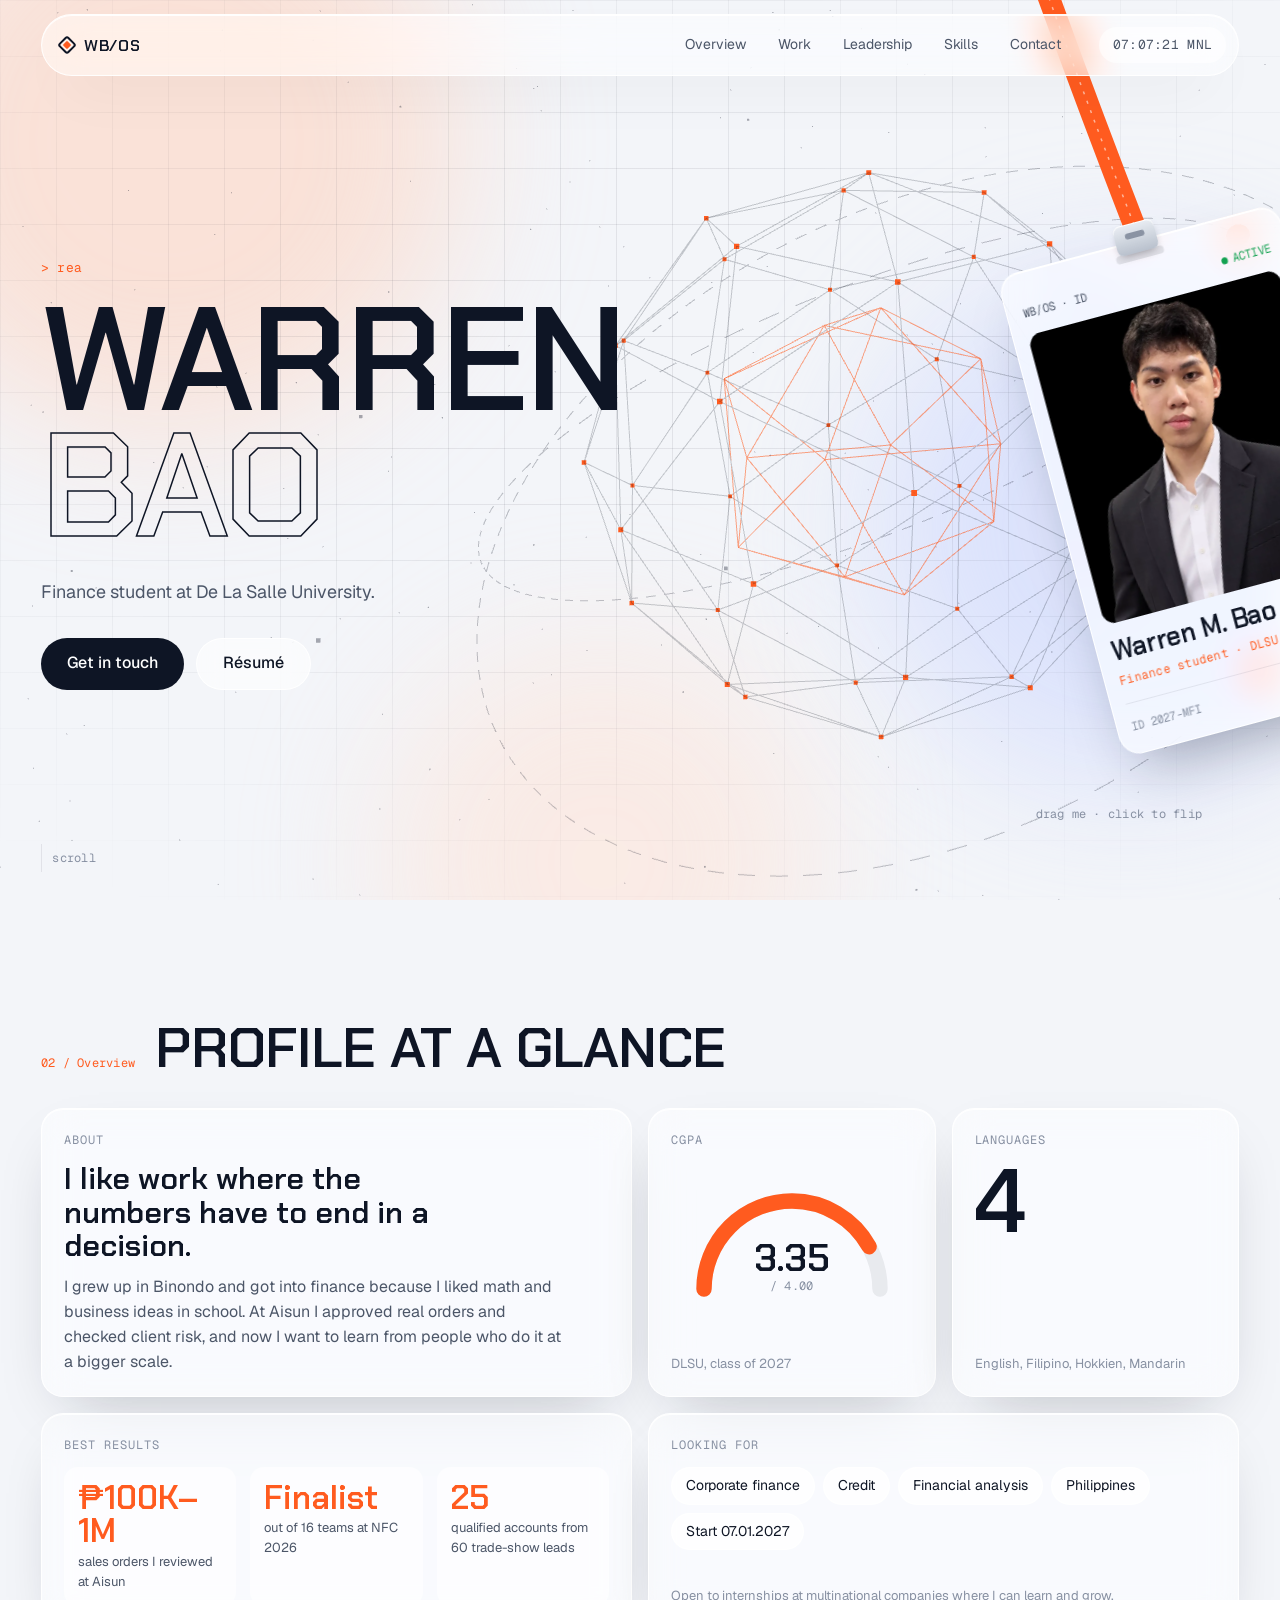
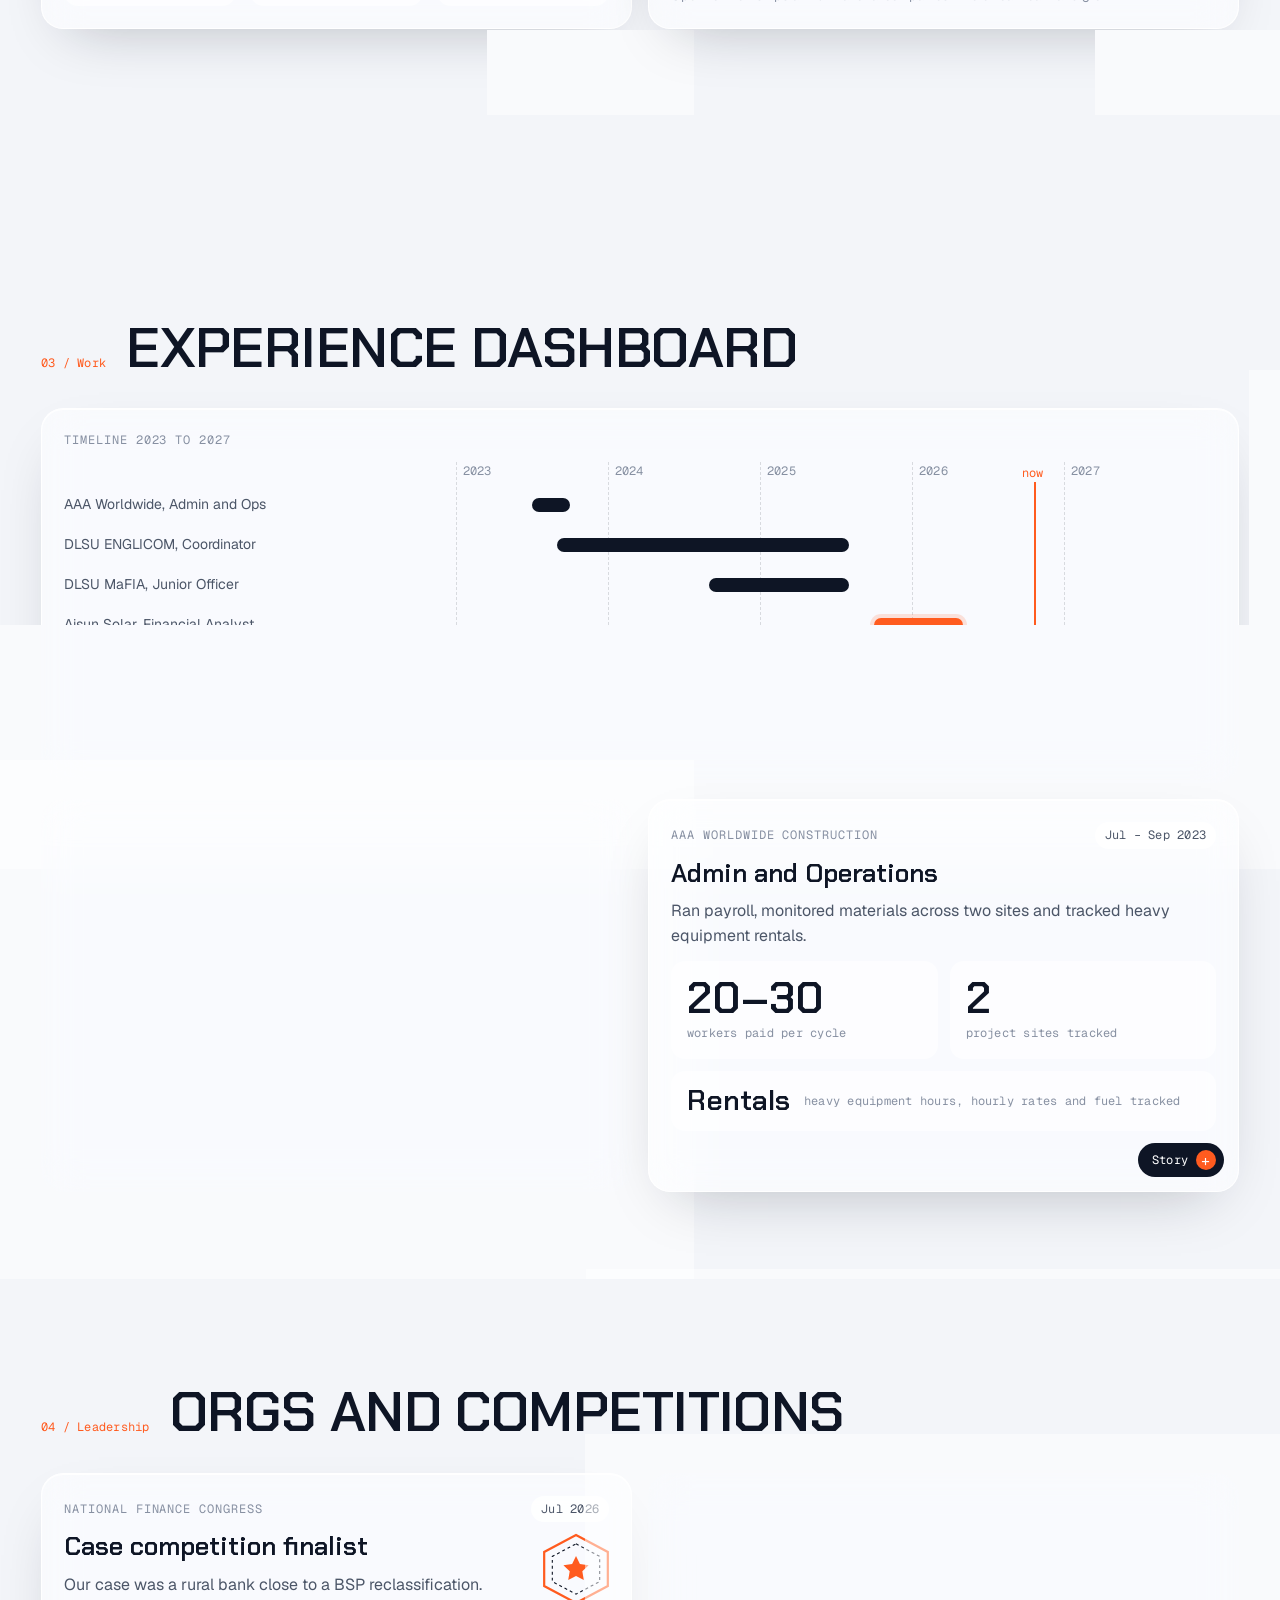
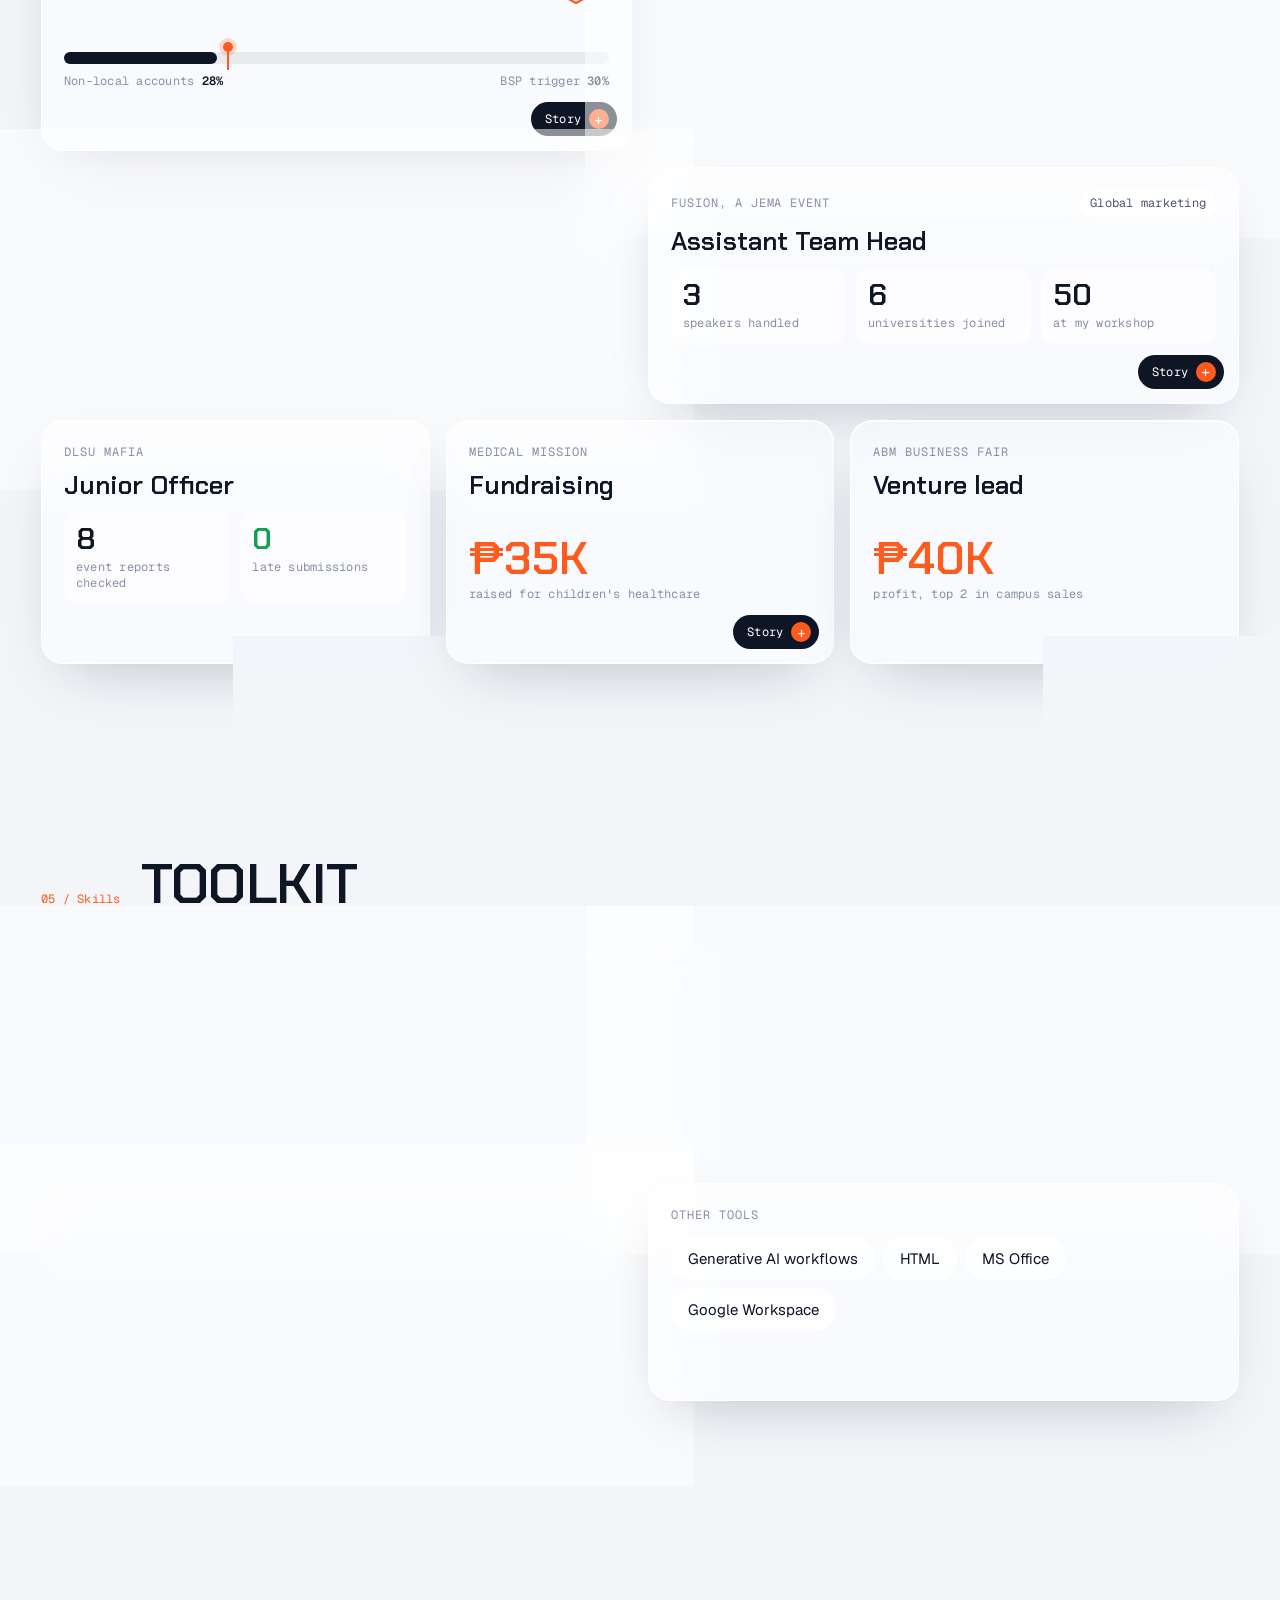
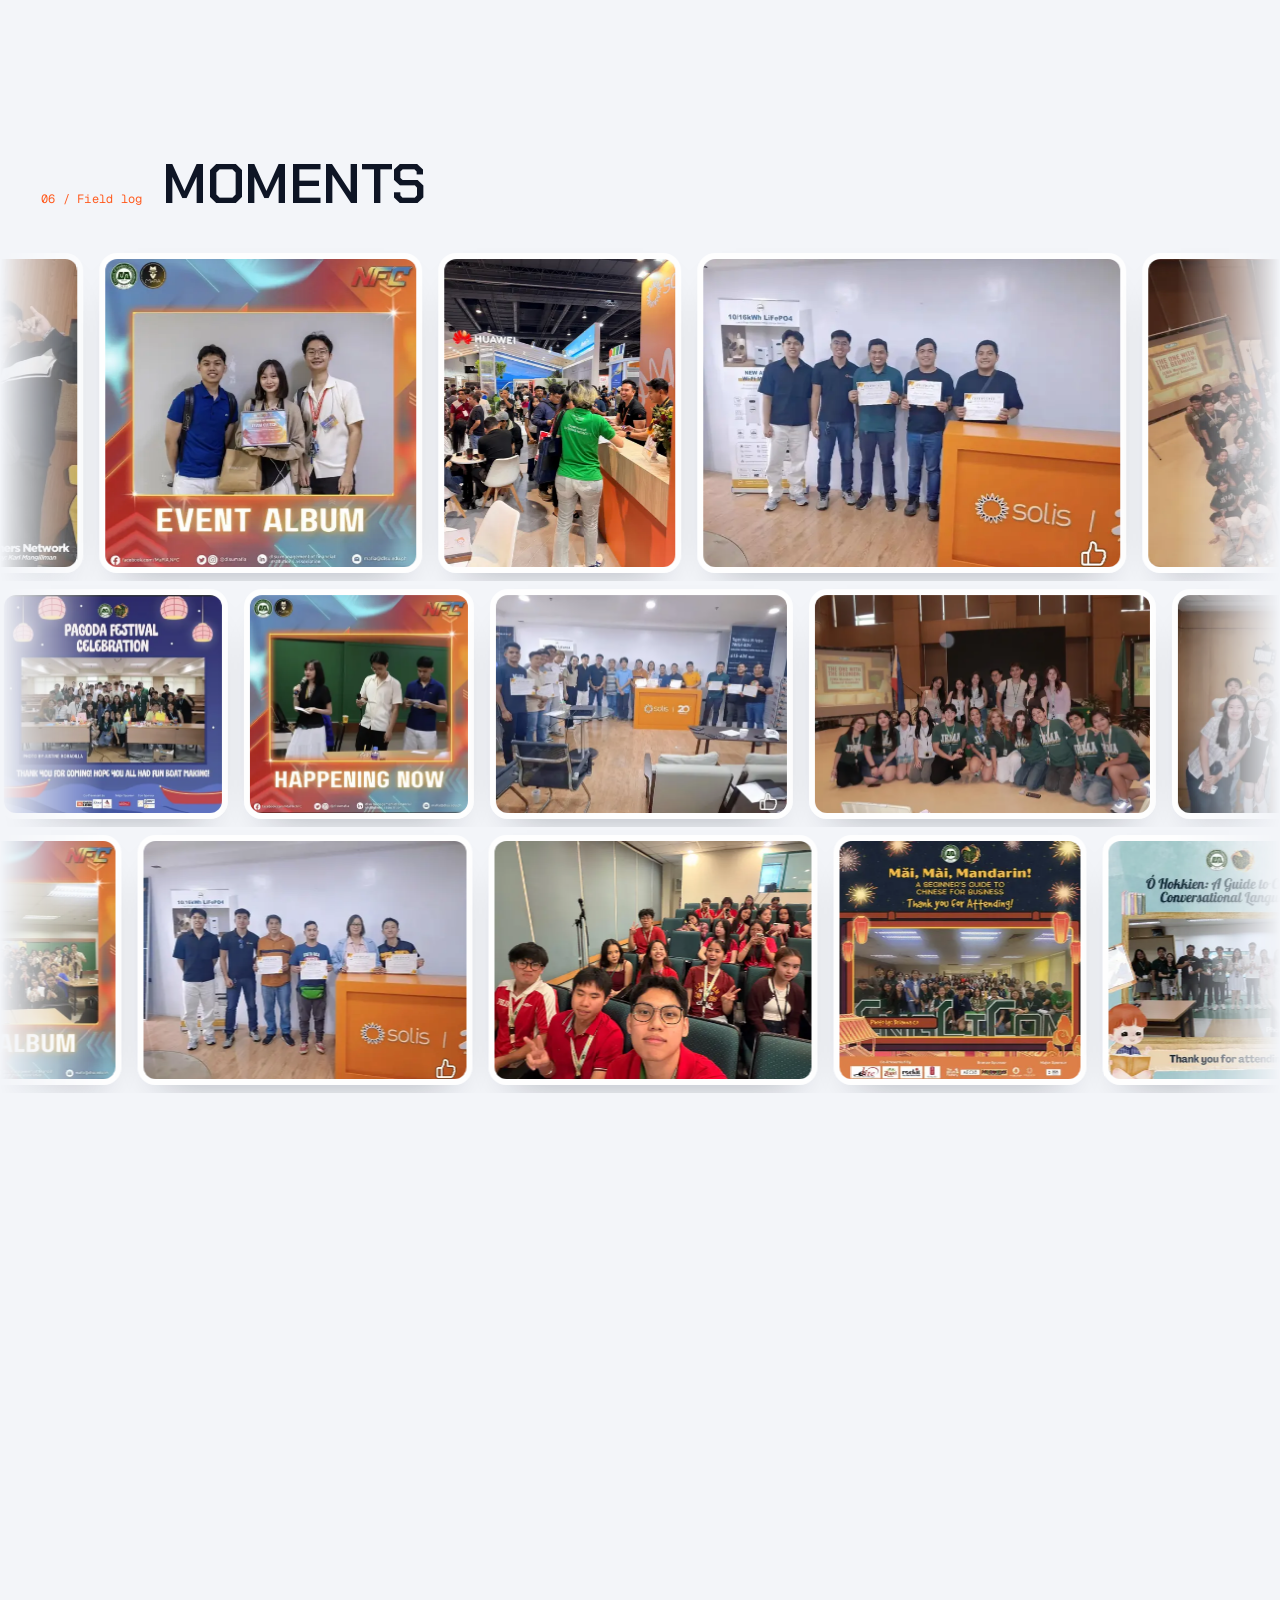
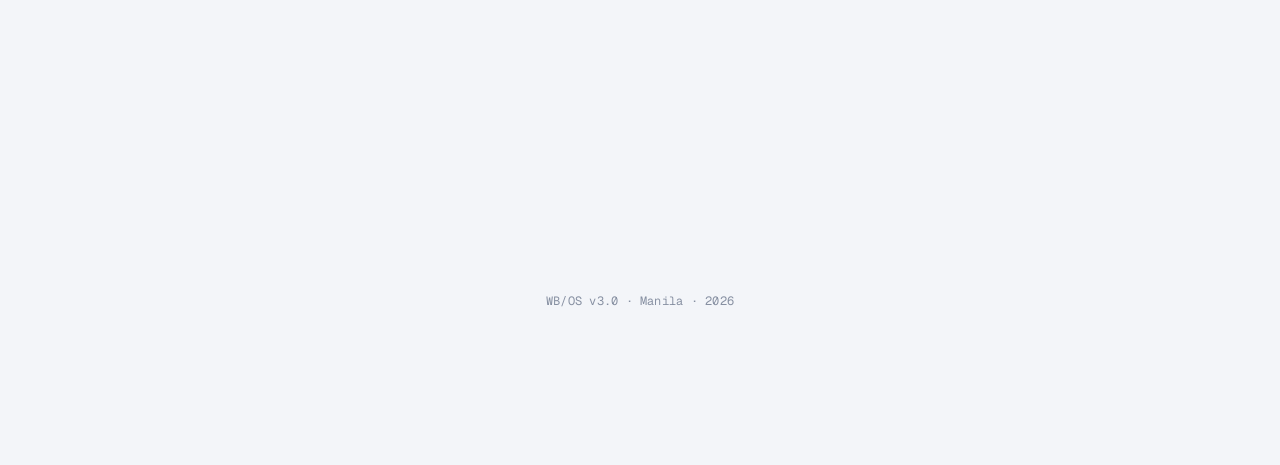
<file: index.html>
<!doctype html>
<html lang="en">
<head>
  <meta charset="utf-8">
  <meta name="viewport" content="width=device-width, initial-scale=1">
  <title>Warren Bao</title>
  <meta name="description" content="Finance student at De La Salle University. Approved sales orders at Aisun Solar, NFC 2026 finalist, AVP at DLSU JEMA. Available from 7 January 2027.">
  <meta name="theme-color" content="#f3f5f9">
  <meta property="og:type" content="website">
  <meta property="og:title" content="Warren Bao">
  <meta property="og:description" content="Finance student at De La Salle University. Approved sales orders at Aisun Solar, NFC 2026 finalist, AVP at DLSU JEMA. Available from 7 January 2027.">
  <meta property="og:url" content="https://warrenbaow-ctrl.github.io/warren-eportfolio/">
  <meta property="og:image" content="https://warrenbaow-ctrl.github.io/warren-eportfolio/images/og.png">
  <meta property="og:image:width" content="1200">
  <meta property="og:image:height" content="630">
  <meta name="twitter:card" content="summary_large_image">
  <link rel="icon" href="images/favicon.svg" type="image/svg+xml">
  <link rel="preload" href="fonts/chakrapetch-semibold.woff2" as="font" type="font/woff2" crossorigin>
  <link rel="stylesheet" href="css/site.css">
  <script>document.documentElement.classList.add('js')</script>
</head>
<body>
  <!-- Ambient layers: soft colour fields for the glass to refract, a fine grid, the 3D core -->
  <div class="ambient" aria-hidden="true"><i class="orb o1"></i><i class="orb o2"></i><i class="orb o3"></i></div>
  <div class="grid-bg" aria-hidden="true"></div>
  <canvas class="core" aria-hidden="true" data-core></canvas>
  <div class="cursor" aria-hidden="true" data-cursor></div>

  <header class="top glass">
    <a class="logo" href="#boot"><span class="logo-mark"></span>WB/OS</a>
    <nav aria-label="Sections">
      <a href="#overview">Overview</a>
      <a href="#work">Work</a>
      <a href="#lead">Leadership</a>
      <a href="#skills">Skills</a>
      <a href="#contact">Contact</a>
    </nav>
    <p class="clock mono" aria-label="Time in Manila"><span data-clock>--:--:--</span> MNL</p>
  </header>

  <ol class="rail" aria-hidden="true">
    <li data-rail="boot">01</li><li data-rail="overview">02</li><li data-rail="work">03</li><li data-rail="lead">04</li><li data-rail="skills">05</li><li data-rail="gallery">06</li><li data-rail="contact">07</li>
  </ol>

  <nav class="dock glass" aria-label="Sections">
    <a href="#boot" data-dock="boot"><svg viewBox="0 0 24 24" aria-hidden="true"><path d="M4 11l8-7 8 7v9h-5v-6H9v6H4z"/></svg><span>Home</span></a>
    <a href="#overview" data-dock="overview"><svg viewBox="0 0 24 24" aria-hidden="true"><rect x="4" y="4" width="7" height="7" rx="2"/><rect x="13" y="4" width="7" height="7" rx="2"/><rect x="4" y="13" width="7" height="7" rx="2"/><rect x="13" y="13" width="7" height="7" rx="2"/></svg><span>Profile</span></a>
    <a href="#work" data-dock="work"><svg viewBox="0 0 24 24" aria-hidden="true"><path d="M4 19h16M7 16V9M12 16V5M17 16v-4"/></svg><span>Work</span></a>
    <a href="#lead" data-dock="lead"><svg viewBox="0 0 24 24" aria-hidden="true"><path d="M12 3l2.6 5.4 5.9.8-4.3 4.1 1 5.8L12 16.4 6.8 19.1l1-5.8L3.5 9.2l5.9-.8z"/></svg><span>Lead</span></a>
    <a href="#contact" data-dock="contact"><svg viewBox="0 0 24 24" aria-hidden="true"><path d="M4 6h16v12H4z"/><path d="M4 7l8 6 8-6"/></svg><span>Contact</span></a>
  </nav>

  <main>
    <!-- 01 Boot -->
    <section class="screen hero" id="boot">
      <div class="hero-left">
        <p class="mono boot" data-boot>&gt; loading profile_</p>
        <h1 class="name" aria-label="Warren Bao"><span data-scramble>WARREN</span><span data-scramble>BAO</span></h1>
        <p class="lede">Finance student at De La Salle University.</p>
        <div class="cta-row">
          <a class="btn btn-solid magnetic" href="#contact"><span>Get in touch</span></a>
          <a class="btn btn-glass magnetic" href="Warren-Bao-Resume.pdf" target="_blank" rel="noopener"><span>Résumé</span></a>
        </div>
      </div>

      <!-- Hanging ID badge: drops in on load, swings, can be dragged and flipped -->
      <div class="lanyard" data-lanyard>
        <svg class="strap" aria-hidden="true"><path data-strap-path/><path class="strap-edge" data-strap-edge/></svg>
        <div class="badge" data-badge role="button" tabindex="0" aria-label="ID badge for Warren Bao. Press to flip.">
          <span class="clip" aria-hidden="true"><i></i></span>
          <div class="badge-flip">
            <div class="face front">
              <div class="b-top mono"><span>WB/OS · ID</span><span class="live"><i></i>ACTIVE</span></div>
              <div class="b-photo"><img src="images/portrait.webp" width="900" height="1124" alt="Portrait of Warren Bao"><span class="scan"></span></div>
              <p class="b-name">Warren M. Bao</p>
              <p class="b-role mono">Finance student · DLSU</p>
              <div class="b-foot mono"><span>ID 2027-MFI</span><span class="bars-code" aria-hidden="true"></span></div>
            </div>
            <div class="face back">
              <div class="b-top mono"><span>CREDENTIALS</span><span>02</span></div>
              <dl class="b-data mono">
                <div><dt>Degree</dt><dd>BS Mgmt. of Financial Inst.</dd></div>
                <div><dt>School</dt><dd>De La Salle University</dd></div>
                <div><dt>Class</dt><dd>2027</dd></div>
                <div><dt>Base</dt><dd>Binondo, Manila</dd></div>
                <div><dt>Langs</dt><dd>EN · FIL · HOK · ZH</dd></div>
                <div><dt>Status</dt><dd class="ok">Available 07.01.2027</dd></div>
              </dl>
              <div class="b-qr" aria-hidden="true" data-qr></div>
            </div>
          </div>
        </div>
        <p class="badge-hint mono" aria-hidden="true">drag me · click to flip</p>
      </div>
      <p class="scroll-cue mono" aria-hidden="true"><span></span>scroll</p>
    </section>

    <!-- 02 Overview -->
    <section class="screen" id="overview">
      <header class="sec-head"><p class="mono tag">02 / Overview</p><h2 data-scramble-h>Profile at a glance</h2></header>
      <div class="dash dash-overview">
        <article class="panel glass tilt span-2 about">
          <p class="p-label mono">About</p>
          <p class="about-line">I like work where the numbers have to end in a decision.</p>
          <p class="p-body">I grew up in Binondo and got into finance because I liked math and business ideas in school. At Aisun I approved real orders and checked client risk, and now I want to learn from people who do it at a bigger scale.</p>
        </article>
        <article class="panel glass tilt gpa">
          <p class="p-label mono">CGPA</p>
          <div class="gauge-wrap">
            <svg class="gauge" viewBox="0 0 200 120" aria-hidden="true">
              <path class="g-track" d="M20 110 A80 80 0 0 1 180 110"/>
              <path class="g-fill" d="M20 110 A80 80 0 0 1 180 110" pathLength="100" data-gauge="83.75"/>
            </svg>
            <div class="gauge-num"><b data-count="3.35" data-dec="2">3.35</b><span class="mono">/ 4.00</span></div>
          </div>
          <p class="p-foot">DLSU, class of 2027</p>
        </article>
        <article class="panel glass tilt">
          <p class="p-label mono">Languages</p>
          <p class="kpi"><b data-count="4">4</b></p>
          <p class="p-foot">English, Filipino, Hokkien, Mandarin</p>
        </article>
        <article class="panel glass tilt span-2">
          <p class="p-label mono">Best results</p>
          <ul class="mini-stats">
            <li><b>₱100K–1M</b><span>sales orders I reviewed at Aisun</span></li>
            <li><b>Finalist</b><span>out of 16 teams at NFC 2026</span></li>
            <li><b data-count="25">25</b><span>qualified accounts from 60 trade-show leads</span></li>
          </ul>
        </article>
        <article class="panel glass tilt span-2">
          <p class="p-label mono">Looking for</p>
          <ul class="chips">
            <li>Corporate finance</li><li>Credit</li><li>Financial analysis</li><li>Philippines</li><li>Start 07.01.2027</li>
          </ul>
          <p class="p-foot">Open to internships at multinational companies where I can learn and grow.</p>
        </article>
      </div>
    </section>

    <!-- 03 Work -->
    <section class="screen" id="work">
      <header class="sec-head"><p class="mono tag">03 / Work</p><h2 data-scramble-h>Experience dashboard</h2></header>
      <div class="dash dash-work">
        <article class="panel glass span-4 gantt-panel">
          <p class="p-label mono">Timeline 2023 to 2027</p>
          <div class="gantt" data-gantt>
            <div class="g-axis mono"><span style="--s:0">2023</span><span style="--s:20">2024</span><span style="--s:40">2025</span><span style="--s:60">2026</span><span style="--s:80">2027</span></div>
            <div class="g-row"><span class="g-name">AAA Worldwide, Admin and Ops</span><span class="g-bar" style="--s:10;--e:15"></span></div>
            <div class="g-row"><span class="g-name">DLSU ENGLICOM, Coordinator</span><span class="g-bar" style="--s:13.3;--e:51.7"></span></div>
            <div class="g-row"><span class="g-name">DLSU MaFIA, Junior Officer</span><span class="g-bar" style="--s:33.3;--e:51.7"></span></div>
            <div class="g-row"><span class="g-name">Aisun Solar, Financial Analyst</span><span class="g-bar hot" style="--s:55;--e:66.7"></span></div>
            <div class="g-row"><span class="g-name">DLSU JEMA, Elite then AVP</span><span class="g-bar" style="--s:53.3;--e:73.3"></span><span class="g-bar hot g-bar-2" style="--s:73.3;--e:76"></span></div>
            <div class="g-row"><span class="g-name">NFC case competition</span><span class="g-dot" style="--s:70"></span></div>
            <div class="g-row"><span class="g-name">DLSU, BS MFI</span><span class="g-bar soft" style="--s:13.3;--e:91.7"></span></div>
            <span class="g-now" style="--s:76"><em class="mono">now</em></span>
          </div>
        </article>

        <article class="panel glass tilt span-2 has-story">
          <div class="p-top"><p class="p-label mono">Aisun Solar Trading Inc.</p><p class="pill mono">Oct 2025 – May 2026</p></div>
          <h3>Financial Analyst</h3>
          <p class="p-body">I reviewed every sales order before release and decided what happened to the big ones.</p>
          <div class="flow mono" aria-label="Order review flow">
            <span class="f-in">Sales order<em>₱100K – ₱1M</em></span>
            <i aria-hidden="true"></i>
            <span class="f-out"><b class="ok">Approve</b><b class="hold">Hold for payment</b><b class="up">Refer to management</b></span>
          </div>
          <p class="p-foot mono">Also matched sales, collections and inventory records</p>
          <button type="button" class="story-btn mono" data-story aria-expanded="false"><span>Story</span><i aria-hidden="true">+</i></button>
          <div class="story" role="region" aria-label="Story"><p>I checked every sales order before it was released, looking at the pricing, margins and payment terms. Most orders were between ₱100,000 and ₱1,000,000. For the big ones I looked at the client's history first, then decided if I could approve it, hold it until payment came in, or pass it up to management. I also sourced 60 leads at trade conventions, and 25 of them became qualified accounts.</p></div>
        </article>

        <article class="panel glass tilt span-2 has-story">
          <div class="p-top"><p class="p-label mono">AAA Worldwide Construction</p><p class="pill mono">Jul – Sep 2023</p></div>
          <h3>Admin and Operations</h3>
          <p class="p-body">Ran payroll, monitored materials across two sites and tracked heavy equipment rentals.</p>
          <div class="twin">
            <div><b data-count="30" data-prefix="20–">20–30</b><span class="mono">workers paid per cycle</span></div>
            <div><b data-count="2">2</b><span class="mono">project sites tracked</span></div>
            <div class="wide"><b class="txt">Rentals</b><span class="mono">heavy equipment hours, hourly rates and fuel tracked</span></div>
          </div>
          <button type="button" class="story-btn mono" data-story aria-expanded="false"><span>Story</span><i aria-hidden="true">+</i></button>
          <div class="story" role="region" aria-label="Story"><p>This was my first job, the summer before college. I computed and released payroll for 20 to 30 workers every cycle, monitored material costs and stock across two project sites, and tracked our heavy equipment rentals by logging the hours used, computing the hourly rates and keeping track of fuel.</p></div>
        </article>
      </div>
    </section>

    <!-- 04 Leadership -->
    <section class="screen" id="lead">
      <header class="sec-head"><p class="mono tag">04 / Leadership</p><h2 data-scramble-h>Orgs and competitions</h2></header>
      <div class="dash dash-lead">
        <article class="panel glass tilt c6 nfc has-story">
          <div class="p-top"><p class="p-label mono">National Finance Congress</p><p class="pill mono">Jul 2026</p></div>
          <div class="hexmark" aria-hidden="true"><svg viewBox="0 0 100 100"><polygon points="50,4 93,27 93,73 50,96 7,73 7,27"/><polygon class="in" points="50,16 82,33 82,67 50,84 18,67 18,33"/></svg><svg class="trophy" viewBox="0 0 24 24"><path d="M12 2.8l2.75 5.6 6.15.9-4.45 4.33 1.05 6.12L12 16.87l-5.5 2.88 1.05-6.12L3.1 9.3l6.15-.9z"/></svg></div>
          <h3>Case competition finalist</h3>
          <p class="p-body">Our case was a rural bank close to a BSP reclassification.</p>
          <div class="case-meter" aria-label="Non-local accounts at 28 percent, reclassification at 30 percent">
            <div class="cm-bar"><i style="--w:28"></i><b style="--w:30"></b></div>
            <div class="cm-legend mono"><span>Non-local accounts <strong>28%</strong></span><span>BSP trigger <strong>30%</strong></span></div>
          </div>
          <button type="button" class="story-btn mono" data-story aria-expanded="false"><span>Story</span><i aria-hidden="true">+</i></button>
          <div class="story" role="region" aria-label="Story"><p>The bank had 28% non-local accounts, only 2 points away from a BSP reclassification that would raise its capital requirement 8 times. We recommended getting more local clients to bring that share down so the bank can keep its current license. We reached the finals out of 16 teams and defended our answer in front of a panel of finance professionals.</p></div>
        </article>
        <article class="panel glass tilt c6 has-story">
          <div class="p-top"><p class="p-label mono">DLSU JEMA</p><p class="pill mono">Sep 2025 – now</p></div>
          <h3>AVP for Documentation</h3>
          <div class="steps mono"><span>JEMA Elite · 2025</span><i></i><span class="on">AVP · 2026</span></div>
          <div class="trio">
            <div><b>3</b><span class="mono">events run as Elite</span></div>
            <div><b>10</b><span class="mono">members on my team</span></div>
            <div><b>300</b><span class="mono">booth visitors</span></div>
          </div>
          <button type="button" class="story-btn mono" data-story aria-expanded="false"><span>Story</span><i aria-hidden="true">+</i></button>
          <div class="story" role="region" aria-label="Story"><p>I joined as JEMA Elite for Internal Relations in September 2025. I oversaw 3 events for 40+ attendees, led a 10-member team and ran a game booth that drew 300 participants. In September 2026 I was promoted to Assistant Vice President for Documentation, where I now review event reports and official records before they are submitted.</p></div>
        </article>
        <article class="panel glass tilt c6 has-story">
          <div class="p-top"><p class="p-label mono">DLSU ENGLICOM</p><p class="pill mono">Sep 2023 – Aug 2025</p></div>
          <h3>Committee Coordinator</h3>
          <div class="trio">
            <div><b data-count="12">12</b><span class="mono">events led</span></div>
            <div><b data-count="600" data-suffix="+">600+</b><span class="mono">total attendance</span></div>
            <div><b data-count="4">4</b><span class="mono">members trained</span></div>
          </div>
          <button type="button" class="story-btn mono" data-story aria-expanded="false"><span>Story</span><i aria-hidden="true">+</i></button>
          <div class="story" role="region" aria-label="Story"><p>I was a committee coordinator for socials and culturals for two years. I led 12 org events from planning to the day itself with over 600 people attending in total, ran booths at university-wide events and trained 4 new members who became the next officers.</p></div>
        </article>
        <article class="panel glass tilt c6 has-story">
          <div class="p-top"><p class="p-label mono">Fusion, a JEMA event</p><p class="pill mono">Global marketing</p></div>
          <h3>Assistant Team Head</h3>
          <div class="trio">
            <div><b data-count="3">3</b><span class="mono">speakers handled</span></div>
            <div><b data-count="6">6</b><span class="mono">universities joined</span></div>
            <div><b data-count="50">50</b><span class="mono">at my workshop</span></div>
          </div>
          <button type="button" class="story-btn mono" data-story aria-expanded="false"><span>Story</span><i aria-hidden="true">+</i></button>
          <div class="story" role="region" aria-label="Story"><p>I was assistant team head for networking and competitors. I coordinated our 3 guest speakers, set up networking sessions for delegates from 6 universities, and hosted a workshop on marketing basics for 50 attendees.</p></div>
        </article>
        <article class="panel glass tilt c4 has-story">
          <p class="p-label mono">DLSU MaFIA</p>
          <h3>Junior Officer</h3>
          <div class="duo">
            <div><b data-count="8">8</b><span class="mono">event reports checked</span></div>
            <div><b>0</b><span class="mono">late submissions</span></div>
          </div>
          <button type="button" class="story-btn mono" data-story aria-expanded="false"><span>Story</span><i aria-hidden="true">+</i></button>
          <div class="story" role="region" aria-label="Story"><p>I checked event financial reports against the actual expenses and receipts and fixed the errors before they were submitted. I also handled the paperwork and approvals for 6 events, and none of them were late.</p></div>
        </article>
        <article class="panel glass tilt c4 has-story">
          <p class="p-label mono">Medical Mission</p>
          <h3>Fundraising</h3>
          <p class="delta up"><b data-count="35" data-prefix="₱" data-suffix="K">₱35K</b><span class="mono">raised for children's healthcare</span></p>
          <button type="button" class="story-btn mono" data-story aria-expanded="false"><span>Story</span><i aria-hidden="true">+</i></button>
          <div class="story" role="region" aria-label="Story"><p>We sold movie tickets to raise money for children's healthcare. I handled procurement and inventory, and I got the mascot service down from ₱4,000 to ₱3,000 so more money went to the program.</p></div>
        </article>
        <article class="panel glass tilt c4 has-story">
          <p class="p-label mono">ABM Business Fair</p>
          <h3>Venture lead</h3>
          <p class="delta up"><b data-count="40" data-prefix="₱" data-suffix="K">₱40K</b><span class="mono">profit, top 2 in campus sales</span></p>
          <button type="button" class="story-btn mono" data-story aria-expanded="false"><span>Story</span><i aria-hidden="true">+</i></button>
          <div class="story" role="region" aria-label="Story"><p>In senior high our group ran a stall at the business fair. I was in charge of getting customers to our booth, and we finished top 2 in campus sales.</p></div>
        </article>
      </div>
    </section>

    <!-- 05 Skills -->
    <section class="screen" id="skills">
      <header class="sec-head"><p class="mono tag">05 / Skills</p><h2 data-scramble-h>Toolkit</h2></header>
      <div class="dash dash-skills">
        <article class="panel glass tilt span-2">
          <p class="p-label mono">Core skills</p>
          <ul class="chips big key"><li>Credit and transaction review</li><li>Financial analysis</li><li>Reconciliation</li><li>Excel and Google Sheets</li><li>R Studio</li></ul>
        </article>
        <article class="panel glass tilt span-2">
          <p class="p-label mono">Coursework</p>
          <ul class="chips big"><li>Capital Markets</li><li>Investment and Portfolio Management</li><li>Risk Management and Derivatives</li><li>Financial Statement Analysis</li><li>Financial Management</li><li>Taxation</li></ul>
        </article>
        <article class="panel glass tilt span-2">
          <p class="p-label mono">Languages</p>
          <div class="lang">
            <div><span>English</span><i style="--w:100"></i><em class="mono">Fluent</em></div>
            <div><span>Filipino</span><i style="--w:100"></i><em class="mono">Fluent</em></div>
            <div><span>Hokkien</span><i style="--w:100"></i><em class="mono">Fluent</em></div>
            <div><span>Mandarin</span><i style="--w:60"></i><em class="mono">Intermediate</em></div>
          </div>
        </article>
        <article class="panel glass tilt span-2">
          <p class="p-label mono">Other tools</p>
          <ul class="chips big"><li>Generative AI workflows</li><li>HTML</li><li>MS Office</li><li>Google Workspace</li></ul>
        </article>
      </div>
    </section>

    <!-- 06 Gallery: pictures slide side to side -->
    <section class="screen gallery" id="gallery" aria-label="Photos">
      <header class="sec-head"><p class="mono tag">06 / Field log</p><h2 data-scramble-h>Moments</h2></header>
      <div class="reel" data-reel>
        <div class="track">
          <img src="images/moments/m000.webp" alt="JEMA Fusion team" width="850" height="560" loading="lazy" decoding="async">
          <img src="images/moments/m001.webp" alt="NFC finalists" width="566" height="560" loading="lazy" decoding="async">
          <img src="images/moments/m013.webp" alt="Aisun Solar expo booth" width="420" height="560" loading="lazy" decoding="async">
          <img src="images/moments/m009.webp" alt="Aisun team with Solis certificates" width="758" height="560" loading="lazy" decoding="async">
          <img src="images/moments/m014.webp" alt="JEMA general assembly" width="857" height="560" loading="lazy" decoding="async">
          <img src="images/moments/m021.webp" alt="ENGLICOM members" width="995" height="560" loading="lazy" decoding="async">
          <img src="images/moments/m004.webp" alt="Medical Mission 2024" width="566" height="560" loading="lazy" decoding="async">
          <img src="images/moments/m008.webp" alt="Aisun booth with clients" width="420" height="560" loading="lazy" decoding="async">
          <img src="images/moments/m005.webp" alt="ABM Business Fair stall" width="459" height="560" loading="lazy" decoding="async">
        </div>
      </div>
      <div class="reel reverse" data-reel>
        <div class="track">
          <img src="images/moments/m003.webp" alt="NFC finals presentation" width="439" height="440" loading="lazy" decoding="async">
          <img src="images/moments/m012.webp" alt="Aisun at a Solis event" width="589" height="440" loading="lazy" decoding="async">
          <img src="images/moments/m015.webp" alt="JEMA members" width="675" height="440" loading="lazy" decoding="async">
          <img src="images/moments/m017.webp" alt="JEMA event" width="665" height="440" loading="lazy" decoding="async">
          <img src="images/moments/m022.webp" alt="ENGLICOM at the org fair" width="783" height="440" loading="lazy" decoding="async">
          <img src="images/moments/m029.webp" alt="Friends at DLSU" width="330" height="440" loading="lazy" decoding="async">
          <img src="images/moments/m006.webp" alt="ABM Business Fair team" width="355" height="440" loading="lazy" decoding="async">
          <img src="images/moments/m024.webp" alt="ENGLICOM Pagoda Festival" width="441" height="440" loading="lazy" decoding="async">
        </div>
      </div>
      <div class="reel slow" data-reel>
        <div class="track">
          <img src="images/moments/m002.webp" alt="NFC event crowd" width="444" height="440" loading="lazy" decoding="async">
          <img src="images/moments/m010.webp" alt="Aisun team at Solis training" width="596" height="440" loading="lazy" decoding="async">
          <img src="images/moments/m020.webp" alt="Event audience" width="586" height="440" loading="lazy" decoding="async">
          <img src="images/moments/m026.webp" alt="ENGLICOM Mandarin workshop" width="446" height="440" loading="lazy" decoding="async">
          <img src="images/moments/m028.webp" alt="ENGLICOM Hokkien workshop" width="447" height="440" loading="lazy" decoding="async">
          <img src="images/moments/m030.webp" alt="ENGLICOM photo booth" width="660" height="440" loading="lazy" decoding="async">
          <img src="images/moments/m007.webp" alt="Behind the camera at ABM" width="357" height="440" loading="lazy" decoding="async">
          <img src="images/moments/m032.webp" alt="Photo strip" width="293" height="440" loading="lazy" decoding="async">
          <img src="images/moments/m033.webp" alt="MaFIA online meeting" width="615" height="440" loading="lazy" decoding="async">
        </div>
      </div>
    </section>

    <!-- 07 Contact -->
    <section class="screen contact" id="contact">
      <div class="console glass">
        <div class="console-bar mono"><i></i><i></i><i></i><span>contact.sh</span></div>
        <div class="console-body">
          <p class="mono dim">&gt; open_to</p>
          <p class="mono">finance internship, Philippines, from 07.01.2027</p>
          <h2 class="talk" data-scramble-h>Let's talk.</h2>
          <ul class="c-links">
            <li><span class="mono">Email</span><a href="mailto:warrenbaow@gmail.com">warrenbaow@gmail.com</a><button type="button" class="copy mono" data-copy="warrenbaow@gmail.com">Copy</button></li>
            <li><span class="mono">LinkedIn</span><a href="https://www.linkedin.com/in/warren-bao/" target="_blank" rel="noopener">linkedin.com/in/warren-bao</a></li>
            <li><span class="mono">Phone</span><a href="tel:+639175688678">0917 568 8678</a></li>
            <li><span class="mono">Résumé</span><a href="Warren-Bao-Resume.pdf" target="_blank" rel="noopener">Open PDF</a></li>
          </ul>
        </div>
      </div>
      <p class="foot mono">WB/OS v3.0 · Manila · 2026</p>
    </section>
  </main>

  <script src="js/vendor/three.min.js" defer></script>
  <script src="js/vendor/gsap.min.js" defer></script>
  <script src="js/vendor/ScrollTrigger.min.js" defer></script>
  <script src="js/core.js" defer></script>
  <script src="js/site.js" defer></script>
</body>
</html>
</file>
<file: css/site.css>
/* WB/OS. White lab, frosted glass panes, one signal-orange accent, a wireframe core behind it all. */

@font-face { font-family: "Chakra Petch"; src: url("../fonts/chakrapetch-semibold.woff2") format("woff2"); font-weight: 600; font-display: swap; }
@font-face { font-family: "Chakra Petch"; src: url("../fonts/chakrapetch-medium.woff2") format("woff2"); font-weight: 500; font-display: swap; }
@font-face { font-family: "Geist"; src: url("../fonts/geist.woff2") format("woff2"); font-weight: 100 900; font-display: swap; }
@font-face { font-family: "Geist Mono"; src: url("../fonts/geistmono.woff2") format("woff2"); font-weight: 100 900; font-display: swap; }

:root {
  --lab: #f3f5f9;
  --ink: #0e1525;
  --ink-2: #4c5668;
  --ink-3: #8790a2;
  --signal: #ff5b1f;
  --glass: rgba(255, 255, 255, 0.52);
  --glass-edge: rgba(255, 255, 255, 0.9);
  --hair: rgba(14, 21, 37, 0.08);

  --display: "Chakra Petch", "Arial Narrow", system-ui, sans-serif;
  --text: "Geist", system-ui, -apple-system, "Segoe UI", sans-serif;
  --mono: "Geist Mono", ui-monospace, "SFMono-Regular", Menlo, monospace;

  --m: clamp(16px, 3.2vw, 48px);
  --r: 22px;
  --ease: cubic-bezier(0.22, 1, 0.36, 1);
  color-scheme: light;
}

* { box-sizing: border-box; }
html { background: var(--lab); scroll-behavior: smooth; -webkit-text-size-adjust: 100%; }
@media (prefers-reduced-motion: reduce) { html { scroll-behavior: auto; } }
body { margin: 0; background: var(--lab); color: var(--ink); font: 400 16px/1.55 var(--text); -webkit-font-smoothing: antialiased; overflow-x: hidden; }
img { display: block; max-width: 100%; }
h1, h2, h3, p, dl, dd, ul, ol, figure { margin: 0; }
ul, ol { padding: 0; list-style: none; }
a { color: inherit; }
button { font: inherit; color: inherit; }
:focus-visible { outline: 2px solid var(--signal); outline-offset: 3px; border-radius: 6px; }
::selection { background: var(--signal); color: #fff; }
.mono { font-family: var(--mono); letter-spacing: 0.02em; }

/* Ambient */
.ambient { position: fixed; inset: 0; z-index: 0; overflow: hidden; pointer-events: none; }
.orb { position: absolute; border-radius: 50%; filter: blur(70px); opacity: 0.55; }
.o1 { width: 46vw; height: 46vw; left: -10vw; top: -12vw; background: #ffd2bd; animation: drift1 22s ease-in-out infinite alternate; }
.o2 { width: 40vw; height: 40vw; right: -8vw; top: 30vh; background: #c9d4ff; animation: drift2 26s ease-in-out infinite alternate; }
.o3 { width: 34vw; height: 34vw; left: 30vw; bottom: -14vw; background: #ffe3d6; animation: drift1 30s ease-in-out infinite alternate-reverse; }
@keyframes drift1 { to { transform: translate(12vw, 10vh) scale(1.15); } }
@keyframes drift2 { to { transform: translate(-14vw, -8vh) scale(0.9); } }
.grid-bg { position: fixed; inset: 0; z-index: 0; pointer-events: none; background-image: linear-gradient(var(--hair) 1px, transparent 1px), linear-gradient(90deg, var(--hair) 1px, transparent 1px); background-size: 56px 56px; -webkit-mask-image: radial-gradient(ellipse 80% 70% at 50% 40%, #000 30%, transparent 100%); mask-image: radial-gradient(ellipse 80% 70% at 50% 40%, #000 30%, transparent 100%); }
.core { position: fixed; inset: 0; width: 100%; height: 100%; z-index: 1; pointer-events: none; }
main, .top, .rail { position: relative; z-index: 2; }

/* Glass */
.glass { background: var(--glass); -webkit-backdrop-filter: blur(20px) saturate(170%); backdrop-filter: blur(20px) saturate(170%); border: 1px solid var(--glass-edge); box-shadow: inset 0 1px 0 rgba(255, 255, 255, 0.9), 0 24px 60px -28px rgba(14, 21, 37, 0.28); }

/* Cursor ring */
.cursor { position: fixed; left: 0; top: 0; z-index: 50; width: 34px; height: 34px; margin: -17px 0 0 -17px; border: 1.5px solid var(--signal); border-radius: 50%; pointer-events: none; opacity: 0; transition: width 220ms var(--ease), height 220ms var(--ease), margin 220ms var(--ease), background-color 220ms ease, opacity 200ms ease; }
.cursor.on { opacity: 1; }
.cursor.big { width: 64px; height: 64px; margin: -32px 0 0 -32px; background: rgba(255, 91, 31, 0.08); }
@media (hover: none), (pointer: coarse) { .cursor { display: none; } }

/* Top bar */
.top { position: fixed; z-index: 30; top: 14px; left: var(--m); right: var(--m); display: flex; align-items: center; gap: 24px; padding: 10px 12px 10px 18px; border-radius: 999px; }
.logo { display: inline-flex; align-items: center; gap: 10px; min-height: 40px; padding-right: 8px; font: 600 16px var(--display); text-decoration: none; letter-spacing: 0.04em; }
.logo-mark { width: 14px; height: 14px; border: 2px solid var(--ink); border-radius: 3px; position: relative; transform: rotate(45deg); }
.logo-mark::after { content: ""; position: absolute; inset: 2px; background: var(--signal); border-radius: 1px; }
.top nav { display: flex; gap: 4px; margin-left: auto; }
.top nav a { padding: 8px 14px; border-radius: 999px; font-size: 14px; text-decoration: none; color: var(--ink-2); transition: background-color 200ms ease, color 200ms ease; }
.top nav a:hover, .top nav a.on { background: rgba(255, 255, 255, 0.85); color: var(--ink); }
.clock { font-size: 13px; color: var(--ink-2); padding: 8px 14px; border-radius: 999px; background: rgba(255, 255, 255, 0.6); white-space: nowrap; }
@media (max-width: 900px) { .top nav { display: none; } .clock { margin-left: auto; } }

/* Rail */
.rail { position: fixed; z-index: 20; right: 12px; top: 50%; transform: translateY(-50%); display: grid; gap: 10px; font: 500 11px var(--mono); color: var(--ink-3); }
.rail li { display: flex; align-items: center; gap: 8px; justify-content: flex-end; transition: color 200ms ease; }
.rail li::after { content: ""; width: 14px; height: 2px; background: currentColor; border-radius: 2px; transition: width 300ms var(--ease); }
.rail li.on { color: var(--signal); }
.rail li.on::after { width: 28px; }
@media (max-width: 1460px) { .rail { display: none; } }

/* Screens */
.screen { min-height: 100svh; padding: 120px var(--m) 72px; max-width: 1360px; margin: 0 auto; }
.sec-head { display: flex; align-items: baseline; gap: 20px; margin-bottom: 32px; flex-wrap: wrap; }
.tag { font-size: 12px; color: var(--signal); }
.sec-head h2 { font: 600 clamp(32px, 4.4vw, 64px)/1 var(--display); letter-spacing: -0.01em; text-transform: uppercase; }

/* Hero */
.hero { position: relative; display: grid; grid-template-columns: minmax(0, 1.2fr) minmax(0, 0.8fr); align-items: center; gap: var(--m); }
.boot { font-size: 13px; color: var(--signal); margin-bottom: 18px; min-height: 1.4em; }
.name { display: grid; font: 600 clamp(64px, 11.5vw, 190px)/0.86 var(--display); letter-spacing: -0.02em; }
.name span:last-child { color: transparent; -webkit-text-stroke: 1.5px var(--ink); }
.lede { margin-top: 28px; font-size: clamp(17px, 1.4vw, 21px); color: var(--ink-2); max-width: 34ch; }
.cta-row { display: flex; flex-wrap: wrap; gap: 12px; margin-top: 32px; }
.btn { display: inline-flex; align-items: center; height: 52px; padding: 0 26px; border-radius: 999px; font-weight: 500; text-decoration: none; transition: background-color 200ms ease, color 200ms ease; }
.btn span { display: inline-block; }
.btn-solid { background: var(--ink); color: #fff; }
.btn-solid:hover { background: var(--signal); }
.btn-glass { background: rgba(255, 255, 255, 0.6); border: 1px solid var(--glass-edge); -webkit-backdrop-filter: blur(12px); backdrop-filter: blur(12px); }
.btn-glass:hover { background: #fff; }
.scroll-cue { position: absolute; left: var(--m); bottom: 28px; display: flex; align-items: center; gap: 10px; font-size: 12px; color: var(--ink-3); }
.scroll-cue span { width: 1.5px; height: 28px; background: var(--hair); position: relative; overflow: hidden; }
.scroll-cue span::after { content: ""; position: absolute; left: 0; top: -40%; width: 100%; height: 40%; background: var(--signal); animation: cue 1.8s var(--ease) infinite; }
@keyframes cue { to { top: 100%; } }

@media (max-width: 860px) {
  .hero { grid-template-columns: 1fr; padding-top: 110px; }
  .scroll-cue { display: none; }
}

/* Dashboards */
.dash { display: grid; grid-template-columns: repeat(4, minmax(0, 1fr)); gap: 16px; }
.span-2 { grid-column: span 2; }
.span-4 { grid-column: span 4; }
.panel { position: relative; border-radius: var(--r); padding: 22px; display: flex; flex-direction: column; gap: 12px; min-width: 0; overflow: hidden; }
.panel::before { content: ""; position: absolute; inset: 0; border-radius: inherit; pointer-events: none; background: radial-gradient(420px circle at var(--gx, 50%) var(--gy, -40%), rgba(255, 255, 255, 0.8), transparent 45%); opacity: 0; transition: opacity 300ms ease; }
.panel:hover::before { opacity: 1; }
.p-top { display: flex; justify-content: space-between; align-items: center; gap: 10px; flex-wrap: wrap; }
.p-label { font-size: 12px; color: var(--ink-3); text-transform: uppercase; letter-spacing: 0.08em; }
.pill { font-size: 12px; padding: 4px 10px; border-radius: 999px; background: rgba(255, 255, 255, 0.85); color: var(--ink-2); white-space: nowrap; }
.panel h3 { font: 600 clamp(22px, 2vw, 30px)/1.05 var(--display); }
.p-body { color: var(--ink-2); max-width: 46ch; }
.p-foot { margin-top: auto; font-size: 13px; color: var(--ink-3); }
.kpi b { font: 600 clamp(64px, 7vw, 112px)/0.9 var(--display); letter-spacing: -0.03em; }

.gauge-wrap { position: relative; display: grid; place-items: center; padding-top: 6px; }
.gauge { width: min(100%, 320px); }
.gauge path { fill: none; stroke-width: 14; stroke-linecap: round; }
.g-track { stroke: rgba(14, 21, 37, 0.07); }
.g-fill { stroke: var(--signal); stroke-dasharray: 100; stroke-dashoffset: 17.5; }
.gauge-num { position: absolute; bottom: 4px; text-align: center; display: grid; }
.gauge-num b { font: 600 clamp(44px, 4.6vw, 64px)/1 var(--display); }
.gauge-num span { font-size: 12px; color: var(--ink-3); }

.mini-stats { display: grid; grid-template-columns: repeat(3, minmax(0, 1fr)); gap: 14px; }
.mini-stats li { display: grid; gap: 4px; align-content: start; padding: 14px; border-radius: 14px; background: rgba(255, 255, 255, 0.6); }
.mini-stats b { font: 600 clamp(28px, 2.6vw, 40px)/1 var(--display); color: var(--signal); }
.mini-stats span { font-size: 13px; color: var(--ink-2); }
.chips { display: flex; flex-wrap: wrap; gap: 8px; }
.chips li { padding: 7px 14px; border-radius: 999px; background: rgba(255, 255, 255, 0.8); border: 1px solid var(--glass-edge); font-size: 14px; transition: background-color 200ms ease, color 200ms ease, transform 200ms var(--ease); }
.chips li:hover { background: var(--ink); color: #fff; transform: translateY(-2px); }
.chips.big li { font-size: 15px; padding: 9px 16px; }

/* Gantt */
.gantt { position: relative; display: grid; gap: 10px; padding-top: 28px; }
.g-axis { position: absolute; top: 0; bottom: 0; left: 34%; right: 0; font-size: 12px; color: var(--ink-3); }
.g-axis span { position: absolute; top: 0; left: calc(var(--s) * 1%); height: 100%; border-left: 1px dashed rgba(14, 21, 37, 0.14); padding-left: 6px; }
.g-row { position: relative; display: grid; grid-template-columns: 34% 1fr; align-items: center; min-height: 30px; }
.g-name { font-size: 14px; color: var(--ink-2); padding-right: 12px; white-space: nowrap; overflow: hidden; text-overflow: ellipsis; }
.g-bar, .g-dot { grid-column: 2; height: 14px; border-radius: 999px; margin-left: calc(var(--s) * 1%); width: calc((var(--e) - var(--s)) * 1%); background: var(--ink); transform-origin: left; }
.g-bar.hot { background: var(--signal); box-shadow: 0 0 0 4px rgba(255, 91, 31, 0.16); }
.g-bar.soft { background: rgba(14, 21, 37, 0.16); }
.g-dot { width: 14px; height: 14px; background: var(--signal); border-radius: 50%; box-shadow: 0 0 0 6px rgba(255, 91, 31, 0.18); }
.g-now { position: absolute; top: 20px; bottom: 0; left: calc(34% + var(--s) * 0.66%); width: 2px; background: var(--signal); }
.g-now em { position: absolute; top: -18px; left: -12px; font-size: 12px; font-style: normal; color: var(--signal); }

.funnel { display: grid; gap: 10px; margin-top: 4px; }
.f-row { display: grid; grid-template-columns: 130px 1fr; align-items: center; gap: 10px; font-size: 12px; color: var(--ink-3); }
.f-bar { height: 34px; width: calc(var(--w) * 1%); min-width: 56px; border-radius: 10px; background: var(--ink); color: #fff; display: flex; align-items: center; justify-content: flex-end; padding: 0 12px; transform-origin: left; }
.f-bar.hot { background: var(--signal); }
.f-bar b { font: 600 18px var(--display); }
.twin { display: grid; grid-template-columns: 1fr 1fr; gap: 12px; margin-top: auto; }
.twin div { display: grid; gap: 4px; padding: 16px; border-radius: 14px; background: rgba(255, 255, 255, 0.6); }
.twin b { font: 600 clamp(36px, 3.4vw, 52px)/1 var(--display); }
.twin span { font-size: 12px; color: var(--ink-3); }

.hexmark { position: absolute; right: 18px; top: 58px; width: 74px; height: 74px; display: grid; place-items: center; }
.hexmark svg { position: absolute; inset: 0; animation: spin 18s linear infinite; }
.hexmark polygon { fill: none; stroke: var(--signal); stroke-width: 3; }
.hexmark .in { stroke: var(--ink); stroke-width: 1.5; stroke-dasharray: 4 4; }
.hexmark b { font: 600 26px var(--display); color: var(--signal); }
@keyframes spin { to { transform: rotate(360deg); } }
.nfc h3, .nfc .p-body { max-width: calc(100% - 96px); }
.steps { display: flex; align-items: center; gap: 10px; font-size: 12px; color: var(--ink-3); }
.steps i { flex: 1; height: 2px; background: linear-gradient(90deg, var(--ink-3), var(--signal)); border-radius: 2px; }
.steps span { padding: 6px 12px; border-radius: 999px; background: rgba(255, 255, 255, 0.8); }
.steps .on { background: var(--signal); color: #fff; }
.bars { display: grid; gap: 12px; margin-top: auto; }
.bars div { display: grid; grid-template-columns: 1fr auto; gap: 6px 10px; align-items: center; font-size: 12px; color: var(--ink-3); }
.bars i { grid-column: 1 / -1; grid-row: 2; height: 8px; border-radius: 99px; background: rgba(14, 21, 37, 0.07); position: relative; overflow: hidden; }
.bars i::after { content: ""; position: absolute; top: 0; bottom: 0; left: 0; width: calc(var(--w) * 1%); background: var(--ink); border-radius: inherit; }
.bars b { font: 600 20px var(--display); color: var(--ink); }
.delta { display: grid; gap: 4px; margin-top: auto; }
.delta b { font: 600 clamp(40px, 3.6vw, 56px)/1 var(--display); color: #12a150; }
.delta.up b { color: var(--signal); }
.delta span { font-size: 12px; color: var(--ink-3); }

.lang { display: grid; gap: 14px; }
.lang div { display: grid; grid-template-columns: 90px 1fr 92px; align-items: center; gap: 12px; }
.lang i { height: 10px; border-radius: 99px; background: rgba(14, 21, 37, 0.07); position: relative; overflow: hidden; }
.lang i::after { content: ""; position: absolute; top: 0; bottom: 0; left: 0; width: calc(var(--w) * 1%); border-radius: inherit; background: linear-gradient(90deg, var(--ink), var(--signal)); }
.lang em { font-style: normal; font-size: 12px; color: var(--ink-3); text-align: right; }

@media (max-width: 1000px) {
  .dash { grid-template-columns: repeat(2, minmax(0, 1fr)); }
  .span-4 { grid-column: span 2; }
}
@media (max-width: 640px) {
  .dash { grid-template-columns: 1fr; }
  .span-2, .span-4 { grid-column: auto; }
  .mini-stats { grid-template-columns: 1fr; }
  .gantt { gap: 6px; }
  .g-row { grid-template-columns: 1fr; gap: 4px; }
  .g-row > .g-bar, .g-row > .g-dot, .g-row .g-bar-2 { grid-column: 1; grid-row: 2; }
  .g-axis { left: 0; }
  .g-now { left: calc(var(--s) * 1%); top: 20px; }
  .g-name { grid-row: 1; grid-column: 1; font-size: 12.5px; white-space: normal; }
  .g-row .g-bar, .g-row .g-dot { align-self: center; }
  .lang div { grid-template-columns: 76px 1fr 84px; }
}

/* Gallery reels */
.gallery { max-width: none; padding-inline: 0; min-height: auto; }
.gallery .sec-head { padding-inline: var(--m); max-width: 1360px; margin: 0 auto 32px; }
.reel { overflow: hidden; padding-block: 8px; -webkit-mask-image: linear-gradient(90deg, transparent, #000 8%, #000 92%, transparent); mask-image: linear-gradient(90deg, transparent, #000 8%, #000 92%, transparent); }
.track { display: flex; gap: 16px; width: max-content; will-change: transform; }
.track img { height: clamp(180px, 26vw, 320px); width: auto; border-radius: 18px; object-fit: cover; border: 6px solid rgba(255, 255, 255, 0.85); box-shadow: 0 20px 40px -24px rgba(14, 21, 37, 0.35); transition: transform 400ms var(--ease); }
.track img:hover { transform: scale(1.04) rotate(-1deg); }
.reel.reverse .track img { height: clamp(140px, 18vw, 230px); }

/* Contact console */
.contact { display: flex; flex-direction: column; justify-content: center; gap: 24px; }
.console { border-radius: var(--r); overflow: hidden; max-width: 980px; width: 100%; margin: 0 auto; }
.console-bar { display: flex; align-items: center; gap: 8px; padding: 12px 16px; font-size: 12px; color: var(--ink-3); border-bottom: 1px solid var(--hair); }
.console-bar i { width: 11px; height: 11px; border-radius: 50%; background: rgba(14, 21, 37, 0.12); }
.console-bar i:first-child { background: var(--signal); }
.console-bar span { margin-left: 8px; }
.console-body { padding: clamp(22px, 4vw, 48px); display: grid; gap: 8px; }
.dim { color: var(--ink-3); font-size: 13px; }
.talk { font: 600 clamp(56px, 10vw, 150px)/0.95 var(--display); letter-spacing: -0.02em; text-transform: uppercase; margin: 18px 0 26px; }
.c-links { display: grid; grid-template-columns: repeat(2, minmax(0, 1fr)); gap: 10px; }
.c-links li { position: relative; display: flex; align-items: center; gap: 12px; min-height: 56px; padding: 14px 16px; border-radius: 14px; background: rgba(255, 255, 255, 0.65); min-width: 0; transition: background-color 200ms ease; }
.c-links li:hover { background: #fff; }
.c-links a::after { content: ""; position: absolute; inset: 0; border-radius: inherit; }
.copy { position: relative; z-index: 1; min-height: 32px; }
.c-links span { font-size: 12px; color: var(--ink-3); width: 64px; flex: none; text-transform: uppercase; }
.c-links a { font-weight: 500; text-decoration: none; overflow-wrap: anywhere; min-width: 0; }
.c-links a:hover { color: var(--signal); }
.copy { margin-left: auto; border: 0; padding: 6px 12px; border-radius: 999px; background: var(--ink); color: #fff; font-size: 12px; cursor: pointer; transition: background-color 200ms ease; }
.copy.done { background: #12a150; }
.foot { text-align: center; font-size: 12px; color: var(--ink-3); }
@media (max-width: 640px) { .c-links { grid-template-columns: 1fr; } .c-links li { flex-wrap: wrap; gap: 4px 12px; } .c-links span { width: 100%; } }

@media (prefers-reduced-motion: reduce) {
  .orb, .scan, .live i, .hexmark svg, .scroll-cue span::after { animation: none; }
}

/* Hanging ID badge */
.lanyard { position: relative; align-self: stretch; min-height: 640px; margin-top: -120px; }
.strap { position: absolute; left: 0; top: 0; width: 100%; height: 100%; overflow: visible; pointer-events: none; }
.strap path { fill: none; stroke-linecap: butt; }
.strap [data-strap-path] { stroke: var(--signal); stroke-width: 22; }
.strap .strap-edge { stroke: rgba(255, 255, 255, 0.55); stroke-width: 1.5; stroke-dasharray: 3 7; }
.badge { position: absolute; left: 0; top: 0; width: 320px; transform-origin: 50% 0; touch-action: pan-y; cursor: grab; user-select: none; -webkit-user-select: none; perspective: 1200px; will-change: transform; outline: none; }
.badge:active { cursor: grabbing; }
.badge:focus-visible .face { outline: 2px solid var(--signal); outline-offset: 4px; }
.clip { position: absolute; left: 50%; top: -18px; width: 46px; height: 30px; margin-left: -23px; border-radius: 8px 8px 6px 6px; background: linear-gradient(180deg, #e9edf3, #b9c1cd); box-shadow: inset 0 1px 0 #fff, 0 4px 10px -4px rgba(14, 21, 37, 0.4); z-index: 3; }
.clip i { position: absolute; left: 50%; top: 9px; width: 22px; height: 6px; margin-left: -11px; border-radius: 4px; background: #8a93a3; }
.badge-flip { position: relative; transform-style: preserve-3d; transition: transform 700ms cubic-bezier(0.22, 1, 0.36, 1); }
.badge.flipped .badge-flip { transform: rotateY(180deg); }
.face { border-radius: 22px; padding: 16px; background: rgba(255, 255, 255, 0.62); -webkit-backdrop-filter: blur(22px) saturate(180%); backdrop-filter: blur(22px) saturate(180%); border: 1px solid rgba(255, 255, 255, 0.95); box-shadow: inset 0 1px 0 #fff, 0 30px 60px -24px rgba(14, 21, 37, 0.38); -webkit-backface-visibility: hidden; backface-visibility: hidden; }
.face::before { content: ""; position: absolute; left: 50%; top: 10px; width: 54px; height: 8px; margin-left: -27px; border-radius: 8px; background: rgba(14, 21, 37, 0.1); }
.back { position: absolute; inset: 0; transform: rotateY(180deg); display: flex; flex-direction: column; }
.b-top { display: flex; justify-content: space-between; font-size: 12px; color: var(--ink-2); padding: 16px 2px 12px; }
.b-photo { position: relative; aspect-ratio: 1 / 1.05; border-radius: 14px; overflow: hidden; background: #0b0f18; }
.b-photo img { width: 100%; height: 100%; object-fit: cover; object-position: 50% 18%; pointer-events: none; }
.b-name { font: 600 28px/1 var(--display); margin-top: 14px; letter-spacing: -0.005em; }
.b-role { font-size: 12.5px; color: var(--signal); margin-top: 6px; }
.b-foot { display: flex; justify-content: space-between; align-items: center; margin-top: 14px; padding-top: 12px; border-top: 1px solid var(--hair); font-size: 12px; color: var(--ink-3); }
.bars-code { width: 96px; height: 22px; background: repeating-linear-gradient(90deg, var(--ink) 0 2px, transparent 2px 4px, var(--ink) 4px 5px, transparent 5px 8px, var(--ink) 8px 11px, transparent 11px 13px); opacity: 0.8; }
.b-data { display: grid; font-size: 12.5px; }
.b-data div { display: flex; justify-content: space-between; gap: 10px; padding: 8px 2px; border-top: 1px solid var(--hair); }
.b-data dt { color: var(--ink-3); }
.b-data dd { text-align: right; }
.b-data .ok { color: var(--signal); font-weight: 600; }
.b-qr { margin: auto auto 4px; width: 96px; height: 96px; display: grid; grid-template-columns: repeat(12, 1fr); gap: 1px; padding: 6px; background: #fff; border-radius: 8px; }
.b-qr i { background: var(--ink); border-radius: 1px; }
.b-qr i.o { background: transparent; }
.badge-hint { position: absolute; right: 8%; bottom: 4px; font-size: 12px; color: var(--ink-3); }
.badge .live { display: inline-flex; align-items: center; gap: 6px; color: #12a150; }
.badge .live i { width: 7px; height: 7px; border-radius: 50%; background: currentColor; animation: blink 1.6s ease-in-out infinite; }
@media (max-width: 860px) {
  .lanyard { min-height: 520px; margin-top: 8px; }
  .badge { width: 250px; }
  .b-name { font-size: 24px; }
  .badge-hint { left: 0; right: auto; }
}
.scan { position: absolute; left: 0; right: 0; height: 30%; top: -30%; background: linear-gradient(to bottom, transparent, rgba(255, 91, 31, 0.28), transparent); animation: scan 3.2s linear infinite; pointer-events: none; }
@keyframes scan { to { top: 100%; } }
@keyframes blink { 50% { opacity: 0.3; } }
@media (prefers-reduced-motion: reduce) { .scan, .badge .live i { animation: none; } }

/* Overview about panel */
.about-line { font: 600 clamp(24px, 2.4vw, 36px)/1.1 var(--display); max-width: 20ch; }
.gpa .gauge { width: min(100%, 220px); }
.gpa .gauge-num b { font-size: clamp(34px, 3vw, 44px); }

/* Second JEMA bar sits on the same row */
.g-row .g-bar-2 { grid-column: 2; grid-row: 1; }
.g-row > .g-bar, .g-row > .g-dot { grid-row: 1; }

/* NFC case meter */
.case-meter { display: grid; gap: 8px; margin-top: auto; }
.cm-bar { position: relative; height: 12px; border-radius: 99px; background: rgba(14, 21, 37, 0.07); }
.cm-bar i { position: absolute; left: 0; top: 0; bottom: 0; width: calc(var(--w) * 1%); border-radius: inherit; background: var(--ink); transform-origin: left; }
.cm-bar b { position: absolute; top: -6px; bottom: -6px; left: calc(var(--w) * 1%); width: 2px; background: var(--signal); }
.cm-bar b::after { content: ""; position: absolute; top: -4px; left: -4px; width: 10px; height: 10px; border-radius: 50%; background: var(--signal); box-shadow: 0 0 0 4px rgba(255, 91, 31, 0.2); }
.cm-legend { display: flex; justify-content: space-between; font-size: 12px; color: var(--ink-3); }
.cm-legend strong { color: var(--ink); font-weight: 600; }
.cm-bar { width: 100%; }

/* Stories: a glass sheet that opens from the corner button */
.has-story { padding-bottom: 60px; }
.story-btn { position: absolute; right: 14px; bottom: 14px; z-index: 3; display: inline-flex; align-items: center; gap: 8px; height: 34px; padding: 0 8px 0 14px; border: 0; border-radius: 999px; background: var(--ink); color: #fff; font-size: 12px; cursor: pointer; transition: background-color 200ms ease, transform 140ms var(--ease); }
.story-btn i { display: grid; place-items: center; width: 20px; height: 20px; border-radius: 50%; background: var(--signal); font-style: normal; font-size: 15px; line-height: 1; transition: transform 400ms var(--ease); }
.story-btn:hover { background: var(--signal); }
.story-btn:hover i { background: #fff; color: var(--signal); }
.story-btn:active { transform: scale(0.96); }
.story { position: absolute; inset: 0; z-index: 2; padding: 22px 22px 60px; display: flex; align-items: flex-end; border-radius: inherit; background: #121a2c; color: #fff; clip-path: circle(0 at calc(100% - 40px) calc(100% - 31px)); transition: clip-path 650ms cubic-bezier(0.65, 0, 0.35, 1); overflow: auto; }
.story p { font-size: clamp(15px, 1.15vw, 17px); line-height: 1.55; max-width: 52ch; opacity: 0; transform: translateY(10px); transition: opacity 300ms ease, transform 400ms var(--ease); }
.story::before { content: "Story"; position: absolute; top: 20px; left: 22px; font: 500 11px var(--mono); letter-spacing: 0.08em; text-transform: uppercase; color: var(--signal); }
.panel.open .story { clip-path: circle(150% at calc(100% - 40px) calc(100% - 31px)); }
.panel.open .story p { opacity: 1; transform: none; transition-delay: 220ms; }
.panel.open .story-btn { background: #fff; color: var(--ink); }
.panel.open .story-btn i { transform: rotate(45deg); }
@media (prefers-reduced-motion: reduce) { .story { transition: none; } .story p { transition: none; } }
@media (max-width: 640px) {
  .gantt .g-row > .g-bar, .gantt .g-row > .g-dot, .gantt .g-row > .g-bar-2 { grid-column: 1; grid-row: 2; }
  .gantt .g-row > .g-name { grid-column: 1; grid-row: 1; }
}
.twin .wide { grid-column: 1 / -1; grid-template-columns: auto 1fr; align-items: center; column-gap: 14px; }
.twin .txt { font-size: clamp(24px, 2.2vw, 32px); }

/* ---------- Phone version ---------- */
.dock { display: none; }
@media (max-width: 900px) {
  /* Bottom dock replaces the top links */
  .dock { position: fixed; z-index: 40; left: 50%; bottom: calc(12px + env(safe-area-inset-bottom, 0px)); transform: translateX(-50%); display: flex; gap: 2px; padding: 6px; border-radius: 22px; }
  .dock a { display: grid; justify-items: center; gap: 3px; min-width: 58px; padding: 7px 6px 6px; border-radius: 16px; text-decoration: none; color: var(--ink-3); font: 500 11px var(--text); transition: background-color 200ms ease, color 200ms ease; }
  .dock svg { width: 21px; height: 21px; fill: none; stroke: currentColor; stroke-width: 1.8; stroke-linecap: round; stroke-linejoin: round; }
  .dock a.on { background: var(--ink); color: #fff; }
  .dock a.on svg { stroke: var(--signal); }
  .dock a:active { transform: scale(0.95); }
  body { padding-bottom: calc(88px + env(safe-area-inset-bottom, 0px)); }
  .top { top: 10px; padding: 8px 10px 8px 14px; }
  .core { opacity: 0.45; }
  .grid-bg { opacity: 0.6; }
}
@media (max-width: 640px) {
  /* Tighter screens */
  .screen { min-height: 0; padding: 92px 16px 40px; }
  .sec-head { margin-bottom: 18px; gap: 10px; }
  .sec-head h2 { font-size: 32px; }
  .dash { gap: 12px; }
  .panel { padding: 18px; border-radius: 18px; }
  .has-story { padding-bottom: 56px; }

  /* Hero: name, line, buttons, then a smaller badge that peeks in */
  .hero { padding-top: 92px; gap: 8px; }
  .name { font-size: 22vw; }
  .lede { margin-top: 18px; font-size: 16px; }
  .cta-row { margin-top: 22px; }
  .lanyard { min-height: 470px; margin-top: 0; }
  .badge { width: 236px; }
  .b-name { font-size: 22px; }
  .face { padding: 12px; border-radius: 18px; }
  .badge-hint { left: 50%; right: auto; transform: translateX(-50%); bottom: 0; }

  /* Overview: small tiles sit side by side */
  .dash-overview { grid-template-columns: 1fr 1fr; }
  .dash-overview .about, .dash-overview .span-2 { grid-column: 1 / -1; }
  .gpa .gauge { width: 100%; }
  .gpa .gauge-num b { font-size: 30px; }
  .kpi b { font-size: 64px; }
  .about-line { font-size: 24px; }
  .mini-stats { grid-template-columns: repeat(3, minmax(0, 1fr)); gap: 8px; }
  .mini-stats li { padding: 10px; }
  .mini-stats b { font-size: 22px; }
  .mini-stats span { font-size: 12px; line-height: 1.35; }

  /* Work cards: tighter funnel */
  .f-row { grid-template-columns: 96px 1fr; }
  .twin b { font-size: 34px; }

  .nfc .hexmark { width: 56px; height: 56px; top: 50px; right: 14px; }
  .nfc h3, .nfc .p-body { max-width: calc(100% - 64px); }

  /* Skills: two compact columns of chips */
  .dash-skills { grid-template-columns: 1fr; }
  .chips.big li { font-size: 14px; padding: 7px 12px; }

  /* Photos: a bit shorter so both rows fit on screen */
  .gallery .sec-head { padding-inline: 16px; }
  .track img { height: 180px; border-width: 4px; border-radius: 14px; }
  .reel.reverse .track img { height: 140px; }

  /* Contact */
  .contact { gap: 14px; }
  .talk { font-size: 52px; margin: 12px 0 18px; }
  .console-body { padding: 20px; }
}
@media (max-width: 370px) {
  .dock a { min-width: 52px; font-size: 10.5px; }
  .mini-stats { grid-template-columns: 1fr; }
}

/* Leadership grid: 12 columns, wide cards then three small ones */
.dash-lead { grid-template-columns: repeat(12, minmax(0, 1fr)); }
.dash-lead .c6 { grid-column: span 6; }
.dash-lead .c4 { grid-column: span 4; }
.trio, .duo { display: grid; grid-template-columns: repeat(3, minmax(0, 1fr)); gap: 10px; margin-top: auto; }
.duo { grid-template-columns: 1fr 1fr; }
.trio div, .duo div { display: grid; gap: 4px; align-content: start; padding: 12px; border-radius: 14px; background: rgba(255, 255, 255, 0.6); }
.trio b, .duo b { font: 600 clamp(26px, 2.4vw, 36px)/1 var(--display); }
.trio span, .duo span { font-size: 12px; color: var(--ink-3); line-height: 1.35; }
.duo div:last-child b { color: #12a150; }

/* Aisun order flow */
.flow { display: grid; grid-template-columns: auto 1fr auto; align-items: center; gap: 12px; margin-top: 4px; }
.flow .f-in { display: grid; gap: 4px; padding: 12px 14px; border-radius: 14px; background: var(--ink); color: #fff; font-size: 12px; }
.flow .f-in em { font: 600 20px var(--display); font-style: normal; color: var(--signal); white-space: nowrap; }
.flow > i { height: 2px; min-width: 24px; background: linear-gradient(90deg, var(--ink), var(--signal)); position: relative; }
.flow > i::after { content: ""; position: absolute; right: -2px; top: -4px; border: 5px solid transparent; border-left-color: var(--signal); }
.flow .f-out { display: grid; gap: 6px; }
.flow .f-out b { display: inline-flex; align-items: center; gap: 8px; font-weight: 500; font-size: 12px; padding: 6px 12px 6px 10px; border-radius: 999px; background: rgba(255, 255, 255, 0.85); white-space: nowrap; }
.flow .f-out b::before { content: ""; width: 8px; height: 8px; border-radius: 50%; background: currentColor; flex: none; }
.flow .ok::before { color: #12a150; } .flow .hold::before { color: #c98a00; } .flow .up::before { color: var(--signal); }
.flow .f-out b { color: var(--ink); }
.flow .ok::before { background: #12a150; } .flow .hold::before { background: #c98a00; } .flow .up::before { background: var(--signal); }
.chips.key li { background: var(--ink); color: #fff; border-color: var(--ink); }
.chips.key li:hover { background: var(--signal); border-color: var(--signal); }

@media (max-width: 1000px) {
  .dash-lead .c6 { grid-column: span 12; }
  .dash-lead .c4 { grid-column: span 6; }
  .dash-lead .c4:last-child { grid-column: span 12; }
}
@media (max-width: 640px) {
  .dash-lead { grid-template-columns: 1fr 1fr; }
  .dash-lead .c6, .dash-lead .c4:last-child { grid-column: 1 / -1; }
  .dash-lead .c4 { grid-column: auto; padding: 14px 14px 52px; }
  .dash-lead .c4 h3 { font-size: 18px; }
  .dash-lead .c4 .delta b { font-size: 32px; }
  .dash-lead .c4 .duo { grid-template-columns: 1fr; gap: 6px; }
  .dash-lead .c4 .duo div { padding: 8px 10px; }
  .dash-lead .c4 .duo b { font-size: 22px; }
  .dash-lead .c4 .story-btn { right: 10px; bottom: 10px; height: 34px; padding: 0 7px 0 12px; }
  .dash-lead .c4 .story { padding: 16px 14px 52px; }
  .dash-lead .c4 .story p { font-size: 13px; }
  .dash-lead .c4 .story::before { top: 14px; left: 14px; }
  .trio { gap: 6px; }
  .trio div { padding: 10px; }
  .trio b { font-size: 24px; }
  .flow { grid-template-columns: minmax(0, 1fr); }
  .flow .f-in { justify-self: start; }
  .flow > i { width: 2px; height: 18px; min-width: 0; margin-left: 20px; background: linear-gradient(var(--ink), var(--signal)); }
  .flow > i::after { right: -4px; top: auto; bottom: -6px; border-left-color: transparent; border-top-color: var(--signal); }
  .flow .f-out { display: flex; flex-wrap: wrap; gap: 6px; }
  .flow .f-out b { font-size: 12px; padding: 6px 10px 6px 8px; }
}
/* Third photo row */
.reel.slow .track img { height: clamp(150px, 20vw, 250px); }
@media (max-width: 640px) { .reel.slow .track img { height: 150px; } }
.hexmark .trophy { position: relative; inset: auto; width: 46%; height: 46%; fill: var(--signal); stroke: none; animation: none; }
</file>
